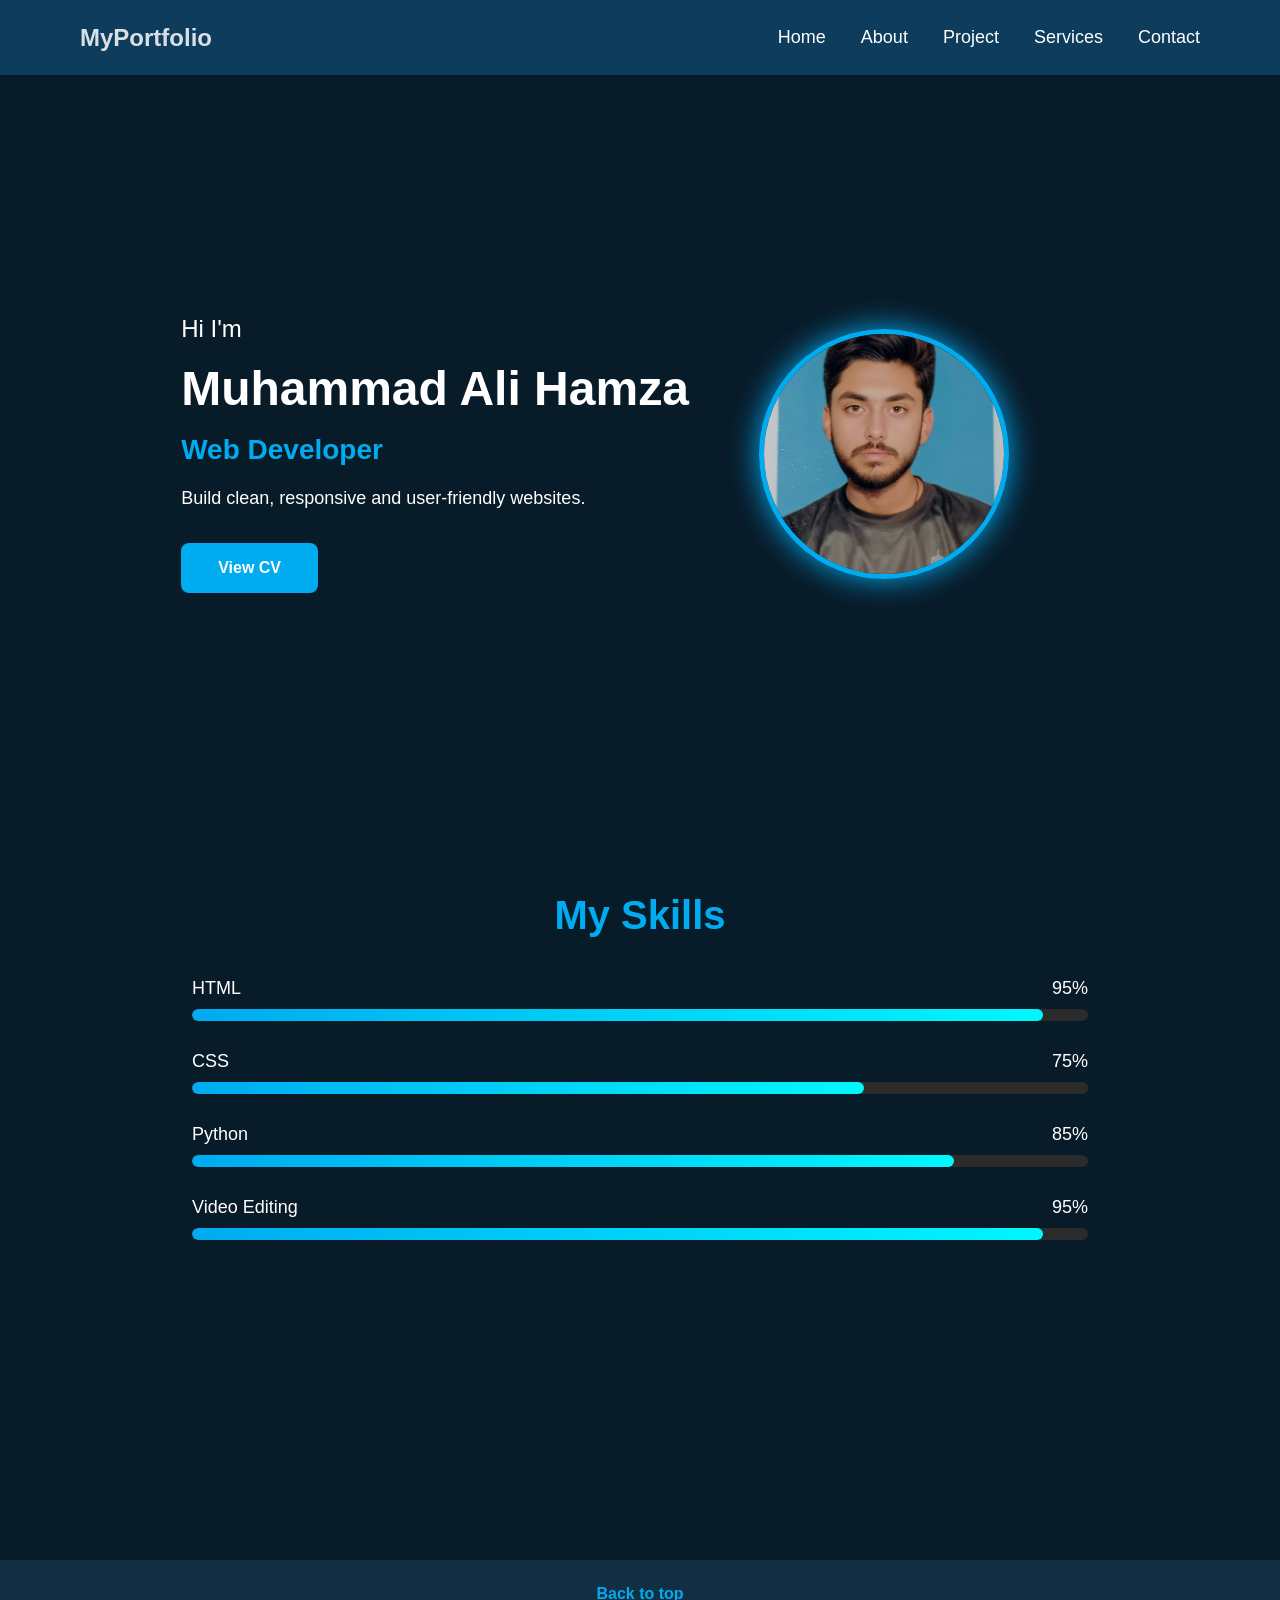
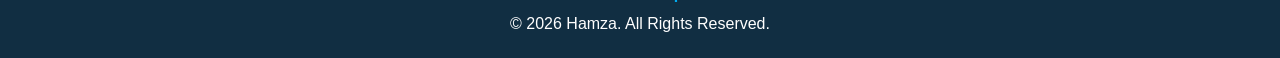
<file: index.html>
<html>

<head>
  <title>My Page</title>
</head>

<body>
  <h1>Hello World</h1>
  <p>This is a <strong>formatted</strong> page.</p>
</body>

</html>
<!doctype html>
<html lang="en">

<head>
  <meta charset="UTF-8" />
  <meta name="viewport" content="width=device-width, initial-scale=1.0" />
  <title>Home</title>
  <link rel="stylesheet" href="style.css" />
</head>

<body>
  <header id="nav-top">
    <nav class="nav-bar">
      <h1>MyPortfolio</h1>
      <a href="index.html">Home</a>
      <a href="new_about.html">About</a>
      <a href="new_projects.html">Project</a>
      <a href="services.html">Services</a>
      <a href="new_contactt.html">Contact</a>
    </nav>
  </header>
  <main>
    <main>

    <section class="hero">

        <section class="intro">
            <p>Hi I'm</p>
            <br>
            <p>Muhammad Ali Hamza</p>
            <br>
            <p>Web Developer</p>
            <br>
            <p>Build clean, responsive and user-friendly websites.</p>

            <div class="cv-btn">
                <a href="My_CV.pdf">View CV</a>
            </div>
        </section>

        <section id="home-pfp">
            <img src="mypic.jpeg" alt="Muhammad Ali Hamza">
        </section>

    </section>

    <section class="skills">

        <!-- Skills Here -->

    </section>

</main>
    <section class="skills" id="skills">

      <h2>My Skills</h2>

      <div class="skill">
        <div class="skill-info">
          <span>HTML</span>
          <span>95%</span>
        </div>
        <div class="progress">
          <div class="progress-bar html"></div>
        </div>
      </div>

      <div class="skill">
        <div class="skill-info">
          <span>CSS</span>
          <span>75%</span>
        </div>
        <div class="progress">
          <div class="progress-bar css"></div>
        </div>
      </div>

      <div class="skill">
        <div class="skill-info">
          <span>Python</span>
          <span>85%</span>
        </div>
        <div class="progress">
          <div class="progress-bar python"></div>
        </div>
      </div>

      <div class="skill">
        <div class="skill-info">
          <span>Video Editing</span>
          <span>95%</span>
        </div>
        <div class="progress">
          <div class="progress-bar video"></div>
        </div>
      </div>
    </section>
    </div>


    </section>
  </main>
  <footer>
    <div><a href="#home-pfp">Back to top</a></div>
    <p>© 2026 Hamza. All Rights Reserved.</p>
  </footer>
</body>

</html>
</file>
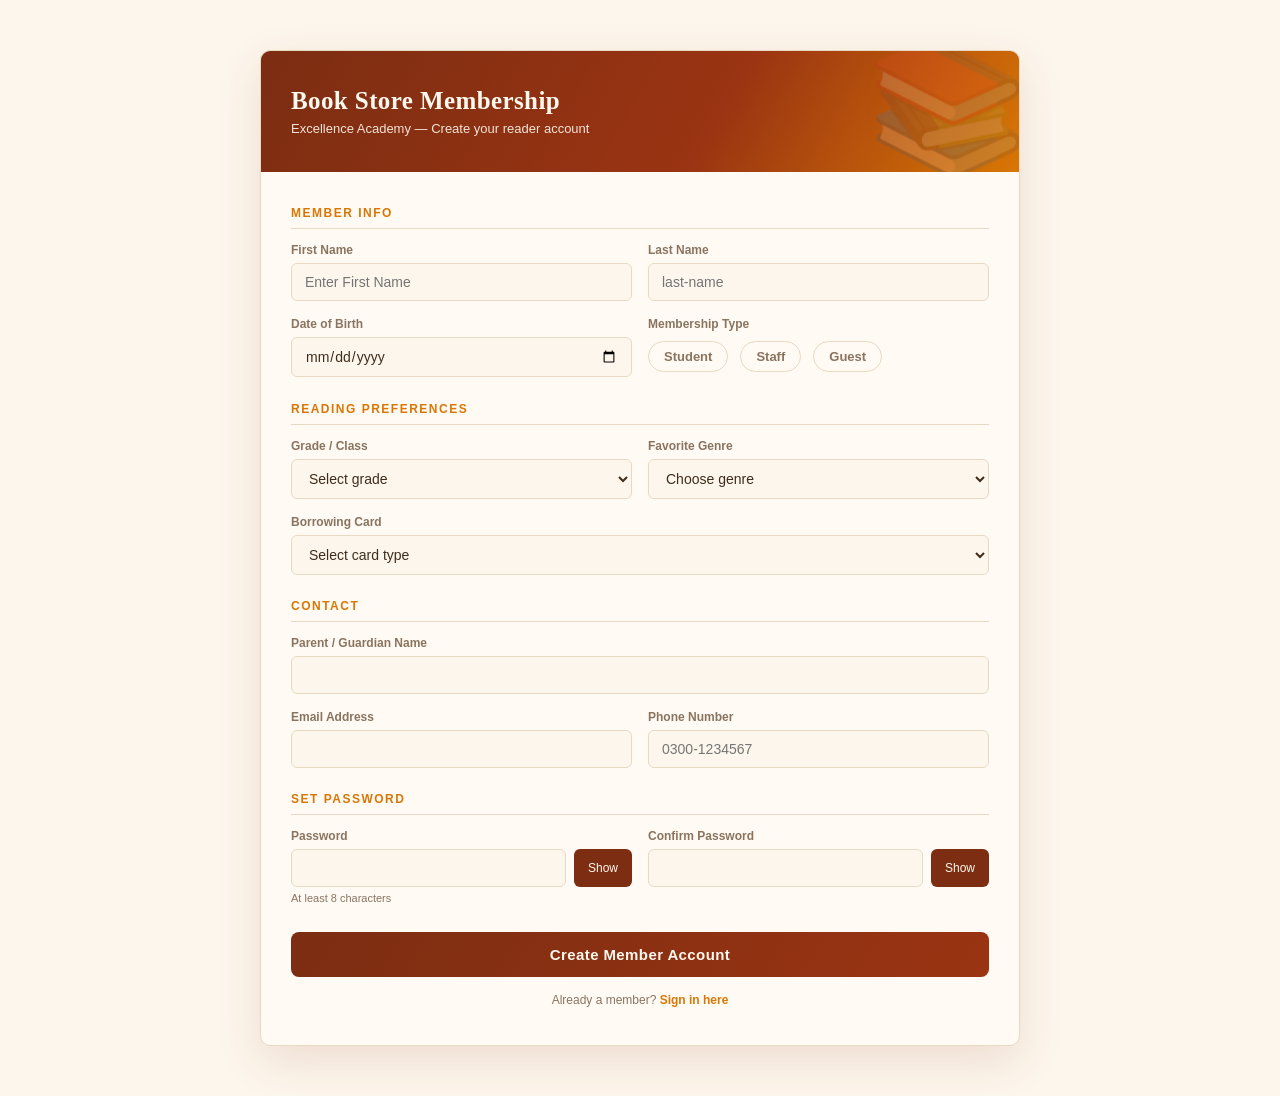
<file: books-registration.html>
<!doctype html>
<html lang="en">
  <head>
    <meta charset="UTF-8" />
    <meta name="viewport" content="width=device-width, initial-scale=1.0" />
    <title>Book Store - Member Registration</title>
    <style>
      :root {
        --maroon: #7c2d12;
        --gold: #d97706;
        --cream: #fdf6ec;
        --card: #fffaf3;
        --text-dark: #3f2d1c;
        --text-muted: #8a7460;
        --border: #e8d9c3;
      }
      * {
        box-sizing: border-box;
      }
      body {
        margin: 0;
        font-family: Georgia, "Times New Roman", serif;
        background: var(--cream);
        color: var(--text-dark);
        min-height: 100vh;
        display: flex;
        justify-content: center;
        padding: 50px 16px;
      }
      .wrap {
        width: 100%;
        max-width: 760px;
        background: var(--card);
        border-radius: 10px;
        overflow: hidden;
        box-shadow: 0 15px 45px rgba(124, 45, 18, 0.12);
        animation: rise 0.5s ease;
        border: 1px solid var(--border);
      }
      @keyframes rise {
        from {
          opacity: 0;
          transform: translateY(20px);
        }
        to {
          opacity: 1;
          transform: translateY(0);
        }
      }
      .banner {
        position: relative;
        padding: 36px 30px;
        background: linear-gradient(
          120deg,
          var(--maroon),
          #9a3412 60%,
          var(--gold)
        );
        color: #fff8ee;
        overflow: hidden;
      }
      .banner::before {
        content: "📚";
        position: absolute;
        font-size: 130px;
        opacity: 0.15;
        right: -10px;
        top: -20px;
      }
      .banner h1 {
        margin: 0;
        font-size: 25px;
        letter-spacing: 0.4px;
      }
      .banner p {
        margin: 6px 0 0;
        font-size: 13px;
        opacity: 0.9;
        font-family: "Segoe UI", sans-serif;
      }

      form {
        padding: 34px 30px 38px;
      }
      .section-title {
        font-size: 12px;
        text-transform: uppercase;
        letter-spacing: 1.5px;
        color: var(--gold);
        font-weight: 700;
        margin: 24px 0 14px;
        font-family: "Segoe UI", sans-serif;
        border-bottom: 1px solid var(--border);
        padding-bottom: 8px;
      }
      .section-title:first-of-type {
        margin-top: 0;
      }

      .grid {
        display: grid;
        grid-template-columns: 1fr 1fr;
        gap: 16px;
      }
      .full {
        grid-column: 1 / -1;
      }
      .field {
        display: flex;
        flex-direction: column;
      }
      label {
        font-size: 12px;
        color: var(--text-muted);
        margin-bottom: 6px;
        font-weight: 600;
        font-family: "Segoe UI", sans-serif;
      }
      input,
      select {
        background: var(--cream);
        border: 1px solid var(--border);
        border-radius: 6px;
        padding: 10px 13px;
        color: var(--text-dark);
        font-size: 14px;
        font-family: "Segoe UI", sans-serif;
        transition:
          border-color 0.25s ease,
          box-shadow 0.25s ease;
      }
      input:focus,
      select:focus {
        outline: none;
        border-color: var(--gold);
        box-shadow: 0 0 0 3px rgba(217, 119, 6, 0.15);
        background: #fff;
      }
      .radio-row {
        display: flex;
        gap: 12px;
        margin-top: 4px;
        flex-wrap: wrap;
        font-family: "Segoe UI", sans-serif;
      }
      .radio-pill {
        position: relative;
      }
      .radio-pill input {
        position: absolute;
        opacity: 0;
        width: 100%;
        height: 100%;
        cursor: pointer;
        margin: 0;
      }
      .radio-pill span {
        display: inline-block;
        padding: 7px 15px;
        border: 1px solid var(--border);
        border-radius: 999px;
        font-size: 13px;
        color: var(--text-muted);
        transition: all 0.25s ease;
      }
      .radio-pill input:checked + span {
        background: var(--maroon);
        border-color: var(--maroon);
        color: #fff;
        font-weight: 600;
      }
      .pw-row {
        display: flex;
        gap: 8px;
      }
      .pw-row input {
        flex: 1;
      }
      .eye-btn {
        background: var(--maroon);
        border: none;
        color: #fff8ee;
        border-radius: 6px;
        padding: 0 14px;
        cursor: pointer;
        font-size: 12px;
        font-family: "Segoe UI", sans-serif;
        transition: background 0.2s ease;
      }
      .eye-btn:hover {
        background: var(--gold);
      }
      .hint {
        font-size: 11px;
        color: var(--text-muted);
        margin-top: 5px;
        font-family: "Segoe UI", sans-serif;
      }

      .submit {
        margin-top: 28px;
        width: 100%;
        padding: 14px;
        border: none;
        border-radius: 8px;
        background: linear-gradient(120deg, var(--maroon), #9a3412);
        color: #fff8ee;
        font-weight: 700;
        font-size: 15px;
        letter-spacing: 0.4px;
        cursor: pointer;
        font-family: "Segoe UI", sans-serif;
        transition:
          transform 0.15s ease,
          box-shadow 0.25s ease;
      }
      .submit:hover {
        transform: translateY(-2px);
        box-shadow: 0 10px 24px rgba(124, 45, 18, 0.25);
      }
      .submit:active {
        transform: scale(0.98);
      }
      .foot-link {
        text-align: center;
        margin-top: 16px;
        font-size: 12px;
        color: var(--text-muted);
        font-family: "Segoe UI", sans-serif;
      }
      .foot-link a {
        color: var(--gold);
        text-decoration: none;
        font-weight: 700;
      }

      @media (max-width: 600px) {
        .grid {
          grid-template-columns: 1fr;
        }
        .full {
          grid-column: 1;
        }
        form {
          padding: 26px 20px 32px;
        }
        .banner {
          padding: 28px 20px;
        }
      }
    </style>
  </head>
  <body>
    <div class="wrap">
      <div class="banner">
        <h1>Book Store Membership</h1>
        <p>Excellence Academy — Create your reader account</p>
      </div>

      <form
        action="books-login.html"
        method="POST"
        target="_blank"
        onsubmit="return validatePasswords();"
      >
        <div class="section-title">Member Info</div>
        <div class="grid">
          <div class="field">
            <label for="first-name">First Name</label>
            <input type="text" id="first-name" name="first_name" placeholder="Enter First Name" required />
          </div>
          <div class="field">
            <label for="last-name">Last Name</label>
            <input type="text" placeholder="last-name" name="last_name" required />
          </div>
          <div class="field">
            <label for="dob">Date of Birth</label>
            <input type="date" id="dob" name="dob" required />
          </div>
          <div class="field">
            <label>Membership Type</label>
            <div class="radio-row">
              <label class="radio-pill"
                ><input
                  type="radio"
                  name="member_type"
                  value="student"
                  required
                /><span>Student</span></label
              >
              <label class="radio-pill"
                ><input type="radio" name="member_type" value="staff" /><span
                  >Staff</span
                ></label
              >
              <label class="radio-pill"
                ><input type="radio" name="member_type" value="guest" /><span
                  >Guest</span
                ></label
              >
            </div>
          </div>
        </div>

        <div class="section-title">Reading Preferences</div>
        <div class="grid">
          <div class="field">
            <label for="grade">Grade / Class</label>
            <select id="grade" name="grade" required>
              <option value="" disabled selected>Select grade</option>
              <option value="grade-9">Grade 9</option>
              <option value="grade-10">Grade 10</option>
              <option value="grade-11">Grade 11</option>
              <option value="grade-12">Grade 12</option>
            </select>
          </div>
          <div class="field">
            <label for="genre">Favorite Genre</label>
            <select id="genre" name="genre">
              <option value="" disabled selected>Choose genre</option>
              <option value="fiction">Fiction</option>
              <option value="science">Science</option>
              <option value="history">History</option>
              <option value="biography">Biography</option>
              <option value="poetry">Poetry</option>
            </select>
          </div>
          <div class="field full">
            <label for="card-type">Borrowing Card</label>
            <select id="card-type" name="card_type">
              <option value="" disabled selected>Select card type</option>
              <option value="standard">Standard (3 books / 2 weeks)</option>
              <option value="premium">Premium (6 books / 4 weeks)</option>
            </select>
          </div>
        </div>

        <div class="section-title">Contact</div>
        <div class="grid">
          <div class="field full">
            <label for="guardian">Parent / Guardian Name</label>
            <input type="text" id="guardian" name="guardian_name" required />
          </div>
          <div class="field">
            <label for="email">Email Address</label>
            <input type="email" id="email" name="email" required />
          </div>
          <div class="field">
            <label for="phone">Phone Number</label>
            <input
              type="tel"
              id="phone"
              name="phone"
              placeholder="0300-1234567"
              required
            />
          </div>
        </div>

        <div class="section-title">Set Password</div>
        <div class="grid">
          <div class="field">
            <label for="password">Password</label>
            <div class="pw-row">
              <input
                type="password"
                id="password"
                name="password"
                minlength="8"
                required
              />
              <button
                type="button"
                class="eye-btn"
                onclick="togglePw('password', this)"
              >
                Show
              </button>
            </div>
            <div class="hint">At least 8 characters</div>
          </div>
          <div class="field">
            <label for="confirm-password">Confirm Password</label>
            <div class="pw-row">
              <input
                type="password"
                id="confirm-password"
                name="confirm_password"
                required
              />
              <button
                type="button"
                class="eye-btn"
                onclick="togglePw('confirm-password', this)"
              >
                Show
              </button>
            </div>
          </div>
        </div>

        <button type="submit" class="submit">Create Member Account</button>
        <div class="foot-link">
          Already a member? <a href="books-login.html">Sign in here</a>
        </div>
      </form>
    </div>

    <script>
      function validatePasswords() {
        const p = document.getElementById("password").value;
        const c = document.getElementById("confirm-password").value;
        if (p !== c) {
          alert("Passwords do not match. Please check and try again.");
          return false;
        }
        return true;
      }
      function togglePw(id, btn) {
        const input = document.getElementById(id);
        if (input.type === "password") {
          input.type = "text";
          btn.textContent = "Hide";
        } else {
          input.type = "password";
          btn.textContent = "Show";
        }
      }
    </script>
  </body>
</html>
</file>
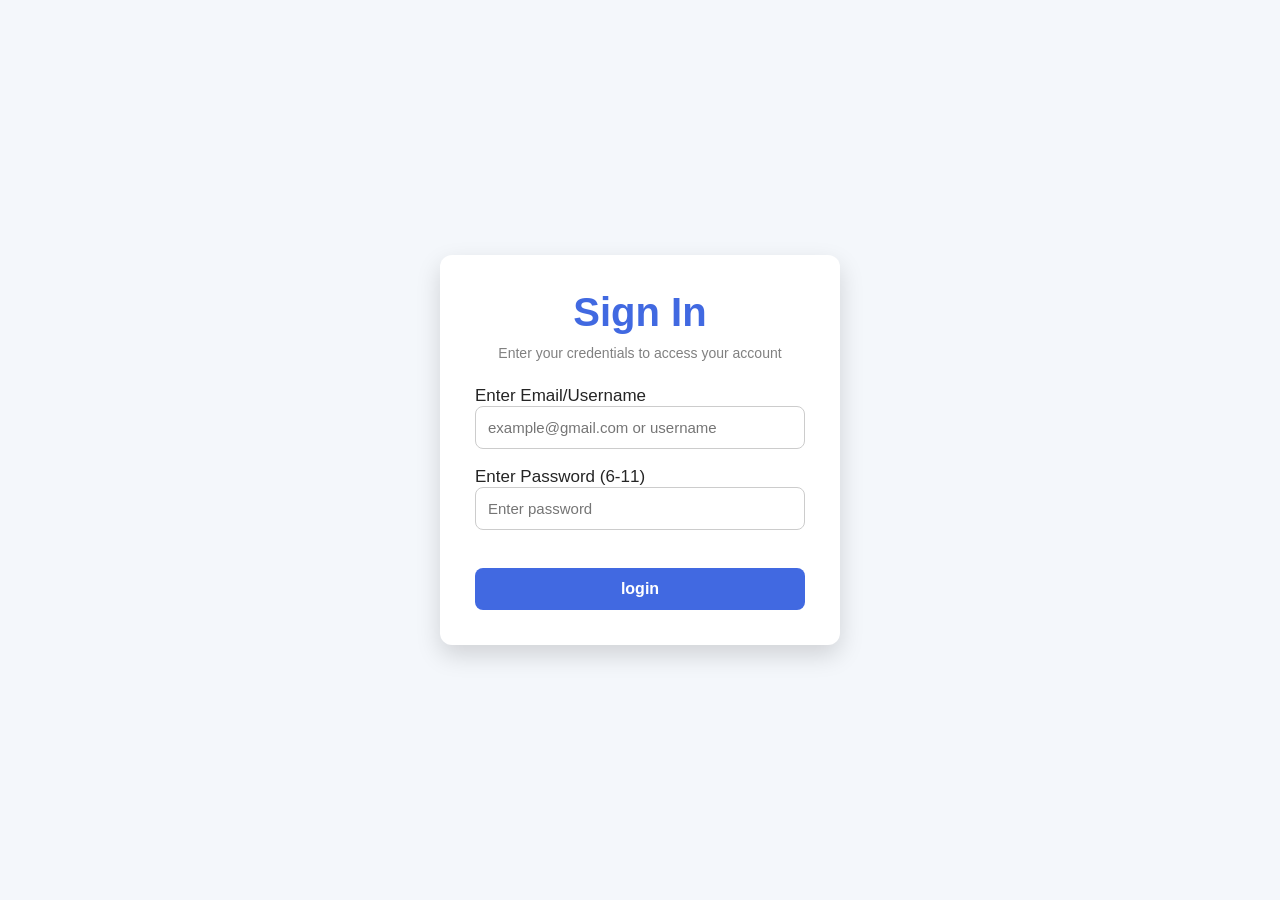
<file: login_form.html>
<!doctype html>
<html lang="en">
  <head>
    <meta charset="UTF-8" />
    <meta name="viewport" content="width=device-width, initial-scale=1.0" />
    <title>signup"></title>
    <link rel="stylesheet" href="logina_style.css" />
  </head>
  <body>
    <section>
      <div>
        <form action="action.php">
          <h2>Sign In</h2>
          <p>Enter your credentials to access your account</p>
          <label for="signin">Enter Email/Username</h5>
          <div>
            <input
              type="text"
              id="signin"
              placeholder="example@gmail.com or username"
              name="email"
              required
            />
          </div>
          <label for="password">Enter Password (6-11)
          <div>
            <input
              type="password"
              placeholder="Enter password"
              name="password"
              minlength="6"
              maxlength="11"
              required
            />
          </div>
          <br />
          <div></label>
            <button type="submit">login</button>
          </div>
        </form>
      </div>
    </section>
  </body>
</html>
</file>
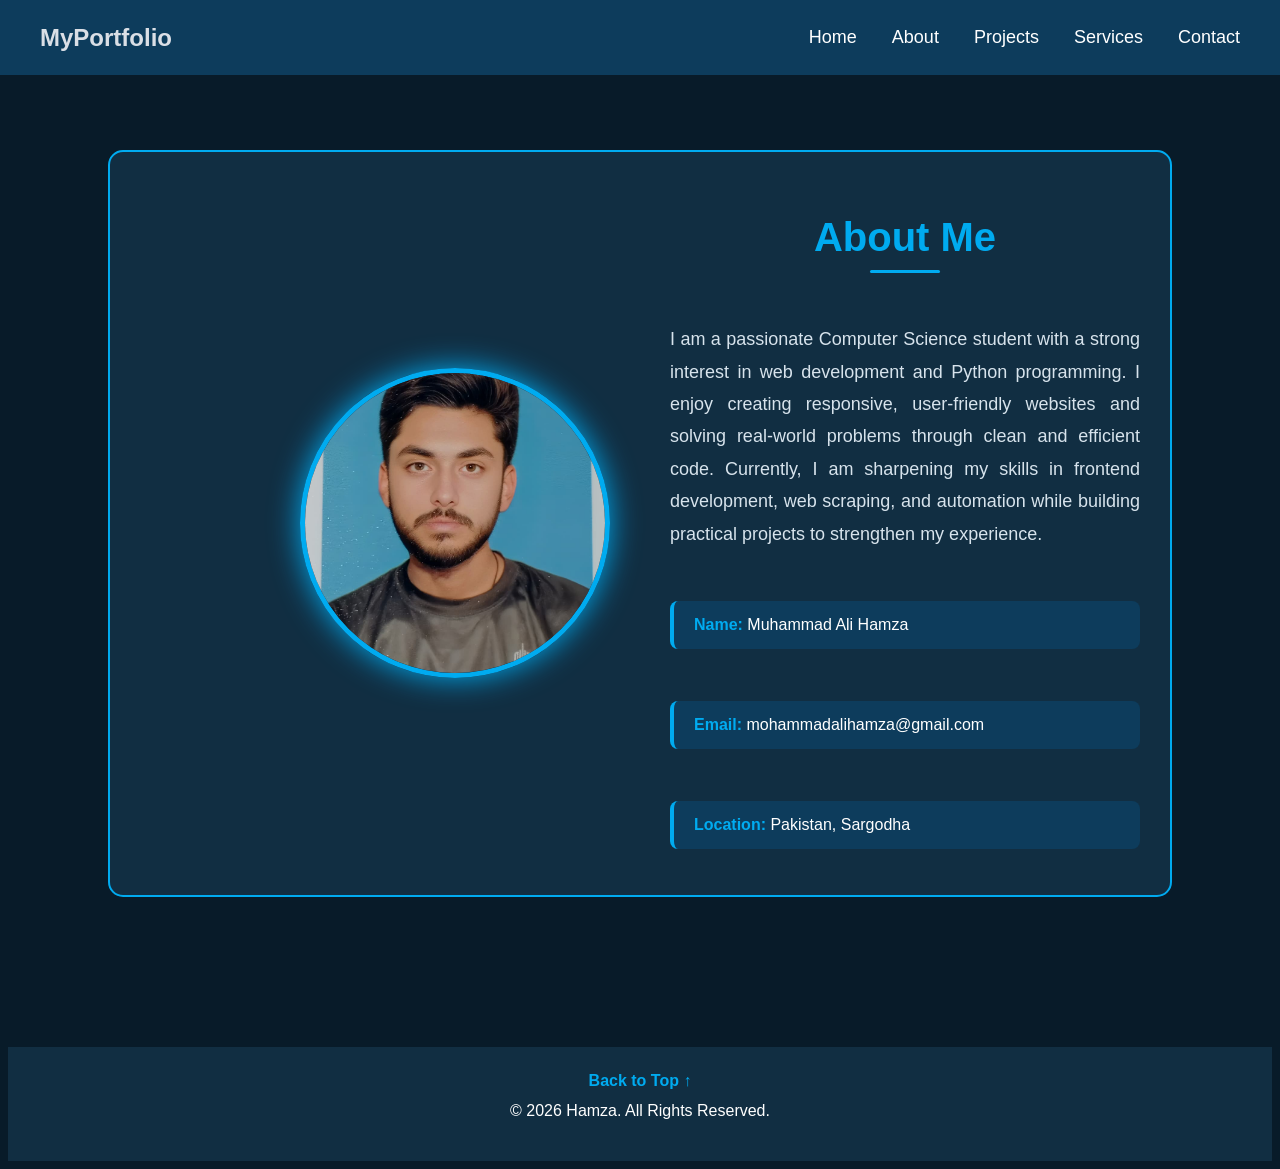
<file: new_about.html>
<!doctype html>
<html lang="en">
  <head>
    <meta charset="UTF-8" />
    <meta name="viewport" content="width=device-width, initial-scale=1.0" />
    <title>About</title>
    <link rel="stylesheet" href="about.css" />
  </head>
  <body>
    <header id="nav-top">
      <nav class="nav-bar">
        <h1>MyPortfolio</h1>
        <a id="about-home" href="index.html">Home</a>
        <a href="new_about.html">About</a>
        <a href="new_projects.html">Projects</a>
        <a href="services.html">Services</a>
        <a href="new_contactt.html">Contact</a>
      </nav>
    </header>

    <main>
      <section id="about">
        <div class="about-container">
          <div id="about-pfp">
            <img src="mypic.jpeg" alt="Muhammad Ali Hamza" />
          </div>

          <div class="about-content">
            <h1>About Me</h1>

            <p class="about-text">
              I am a passionate Computer Science student with a strong interest
              in web development and Python programming. I enjoy creating
              responsive, user-friendly websites and solving real-world problems
              through clean and efficient code. Currently, I am sharpening my
              skills in frontend development, web scraping, and automation while
              building practical projects to strengthen my experience.
            </p>

            <div class="about-info">
              <p><span>Name:</span> Muhammad Ali Hamza</p>
              <p><span>Email:</span> mohammadalihamza@gmail.com</p>
              <p><span>Location:</span> Pakistan, Sargodha</p>
            </div>
          </div>
        </div>
      </section>
    </main>

    <footer class="footer">
      <a href="#about-pfp">Back to Top ↑</a>
      <p>© 2026 Hamza. All Rights Reserved.</p>
    </footer>
  </body>
</html>
</file>
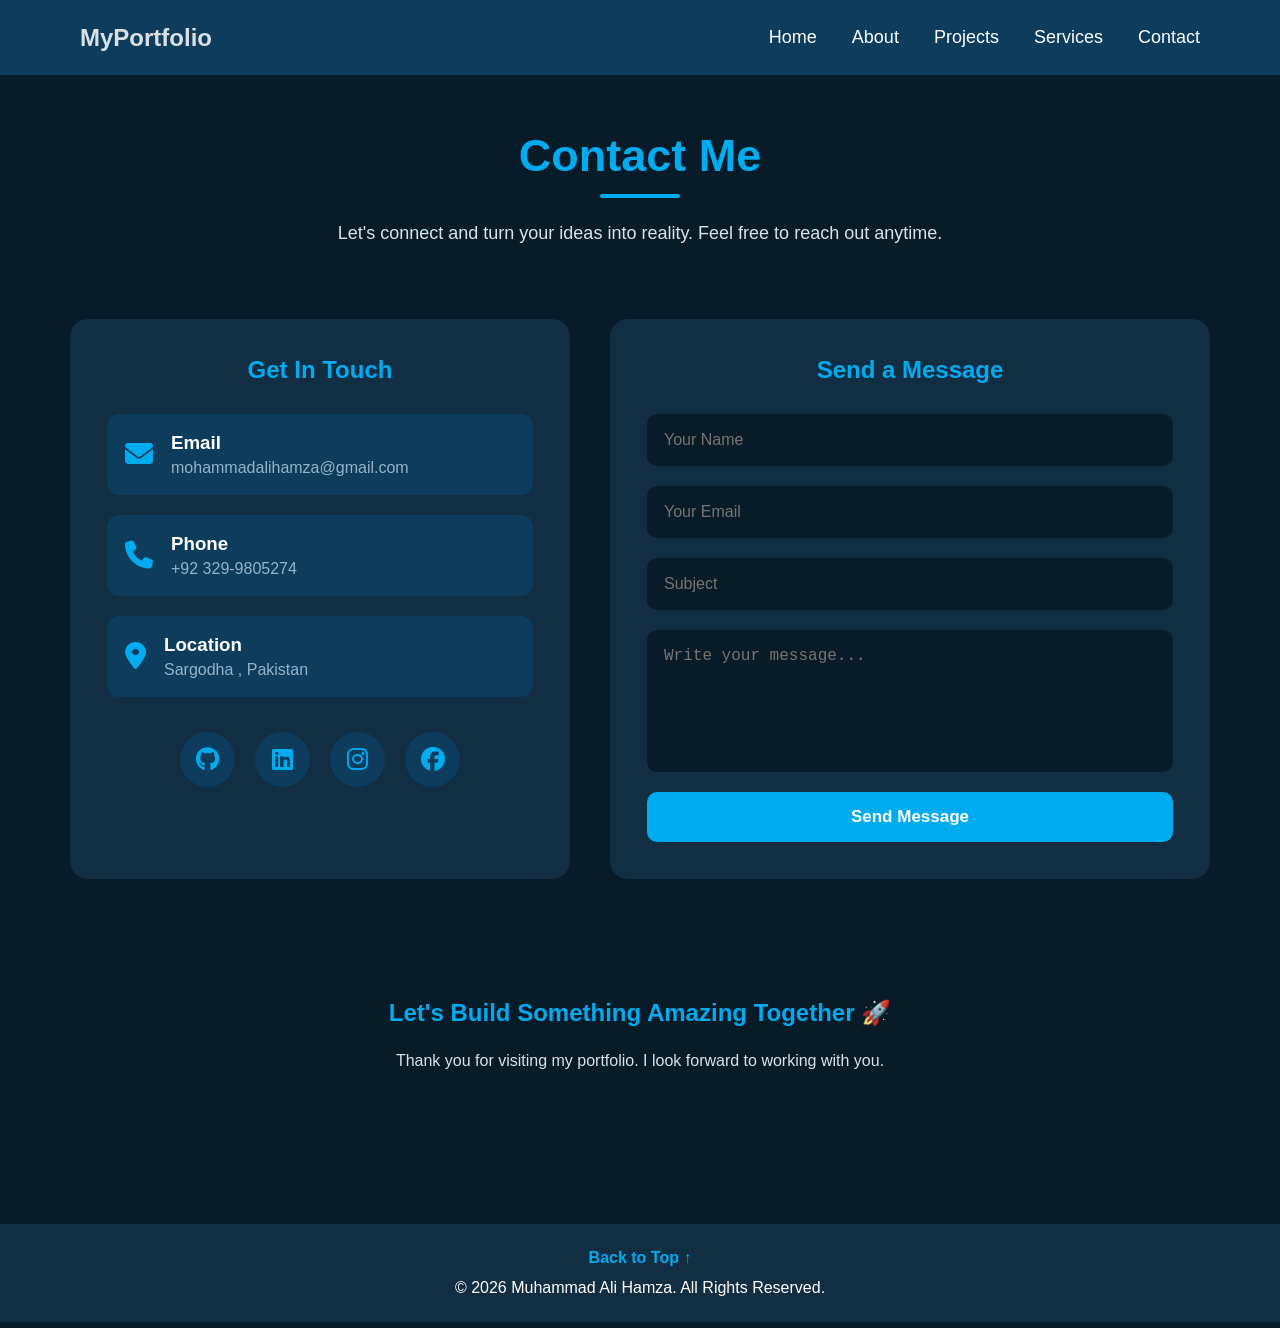
<file: new_contactt.html>
<!doctype html>
    <html lang="en">
      <head>
        <meta charset="UTF-8" />
        <meta name="viewport" content="width=device-width, initial-scale=1.0" />
        <title>Contact</title>

        <link rel="stylesheet" href="contact.css" />

        <!-- Font Awesome -->
        <link
          rel="stylesheet"
          href="https://cdnjs.cloudflare.com/ajax/libs/font-awesome/6.7.2/css/all.min.css"
        />
      </head>

      <body>
        <!-- ================= Header ================= -->

        <header id="nav-top">
          <nav class="nav-bar">
            <h1>MyPortfolio</h1>

            <a href="index.html">Home</a>
            <a href="new_about.html">About</a>
            <a href="new_projects.html">Projects</a>
            <a href="services.html">Services</a>
            <a href="new_contactt.html">Contact</a>
          </nav>
        </header>

        <!-- ================= Main ================= -->

        <main>
          <!-- Heading -->

          <section class="contact-heading">
            <h1 id="contact-top">Contact Me</h1>

            <p>
              Let's connect and turn your ideas into reality. Feel free to reach
              out anytime.
            </p>
          </section>

          <!-- Contact Section -->

          <section class="contact-container">
            <!-- Left Side -->

            <div class="contact-info">
              <h2>Get In Touch</h2>

              <div class="info-box">
                <i class="fa-solid fa-envelope"></i>

                <div>
                  <h3>Email</h3>
                  <a href="mailto:mohammadalihamza@gmail.com"><span>mohammadalihamza@gmail.com</span></a>
                </div>
              </div>

              <div class="info-box">
                <i class="fa-solid fa-phone"></i>

                <div>
                  <h3>Phone</h3>
                  <a href="https://wa.me/qr/OGZF7WLATDPKA1">+92 329-9805274</a>
                </div>
              </div>

              <div class="info-box">
                <i class="fa-solid fa-location-dot"></i>

                <div>
                  <h3>Location</h3>
                  <a href="https://maps.app.goo.gl/Y18V7QSdTU6Tg9HV7">Sargodha , Pakistan</a>
                </div>
              </div>

              <!-- Social Media -->

              <div class="social-links">
                <a href="https://github.com/malihamza56 " aria-label="GitHub">
                  <i class="fa-brands fa-github"></i>
                </a>

                <a href="https://www.linkedin.com/in/ali-hamza-b626763b9?utm_source=share_via&utm_content=profile&utm_medium=member_android" aria-label="LinkedIn">

                  <i class="fa-brands fa-linkedin"></i>
                </a>

                <a href="https://www.instagram.com/khanzestixs_56?igsh=MXFmZWFoMG95bWNuYg==" aria-label="Instagram">
                  <i class="fa-brands fa-instagram"></i>
                </a>

                <a href="https://www.facebook.com/share/1JgfzBJVUA/" aria-label="Facebook">
                  <i class="fa-brands fa-facebook"></i>
                </a>
              </div>
            </div>

            <!-- Right Side -->

            <div class="contact-form">
              <h2>Send a Message</h2>

              <form>
                <input type="text" placeholder="Your Name" required />

                <input type="email" placeholder="Your Email" required />

                <input type="text" placeholder="Subject" />

                <textarea
                  rows="6"
                  placeholder="Write your message..."
                ></textarea>

                <button type="submit">Send Message</button>
              </form>
            </div>
          </section>

          <!-- Bottom Section -->

          <section class="thank-you">
            <h2>Let's Build Something Amazing Together 🚀</h2>

            <p>
              Thank you for visiting my portfolio. I look forward to working
              with you.
            </p>
          </section>
        </main>

        <!-- ================= Footer ================= -->

        <footer>
          <a href="#contact-top"> Back to Top ↑ </a>

          <p>© 2026 Muhammad Ali Hamza. All Rights Reserved.</p>
        </footer>
      </body>
    </html>
  </body>
</html>
</file>
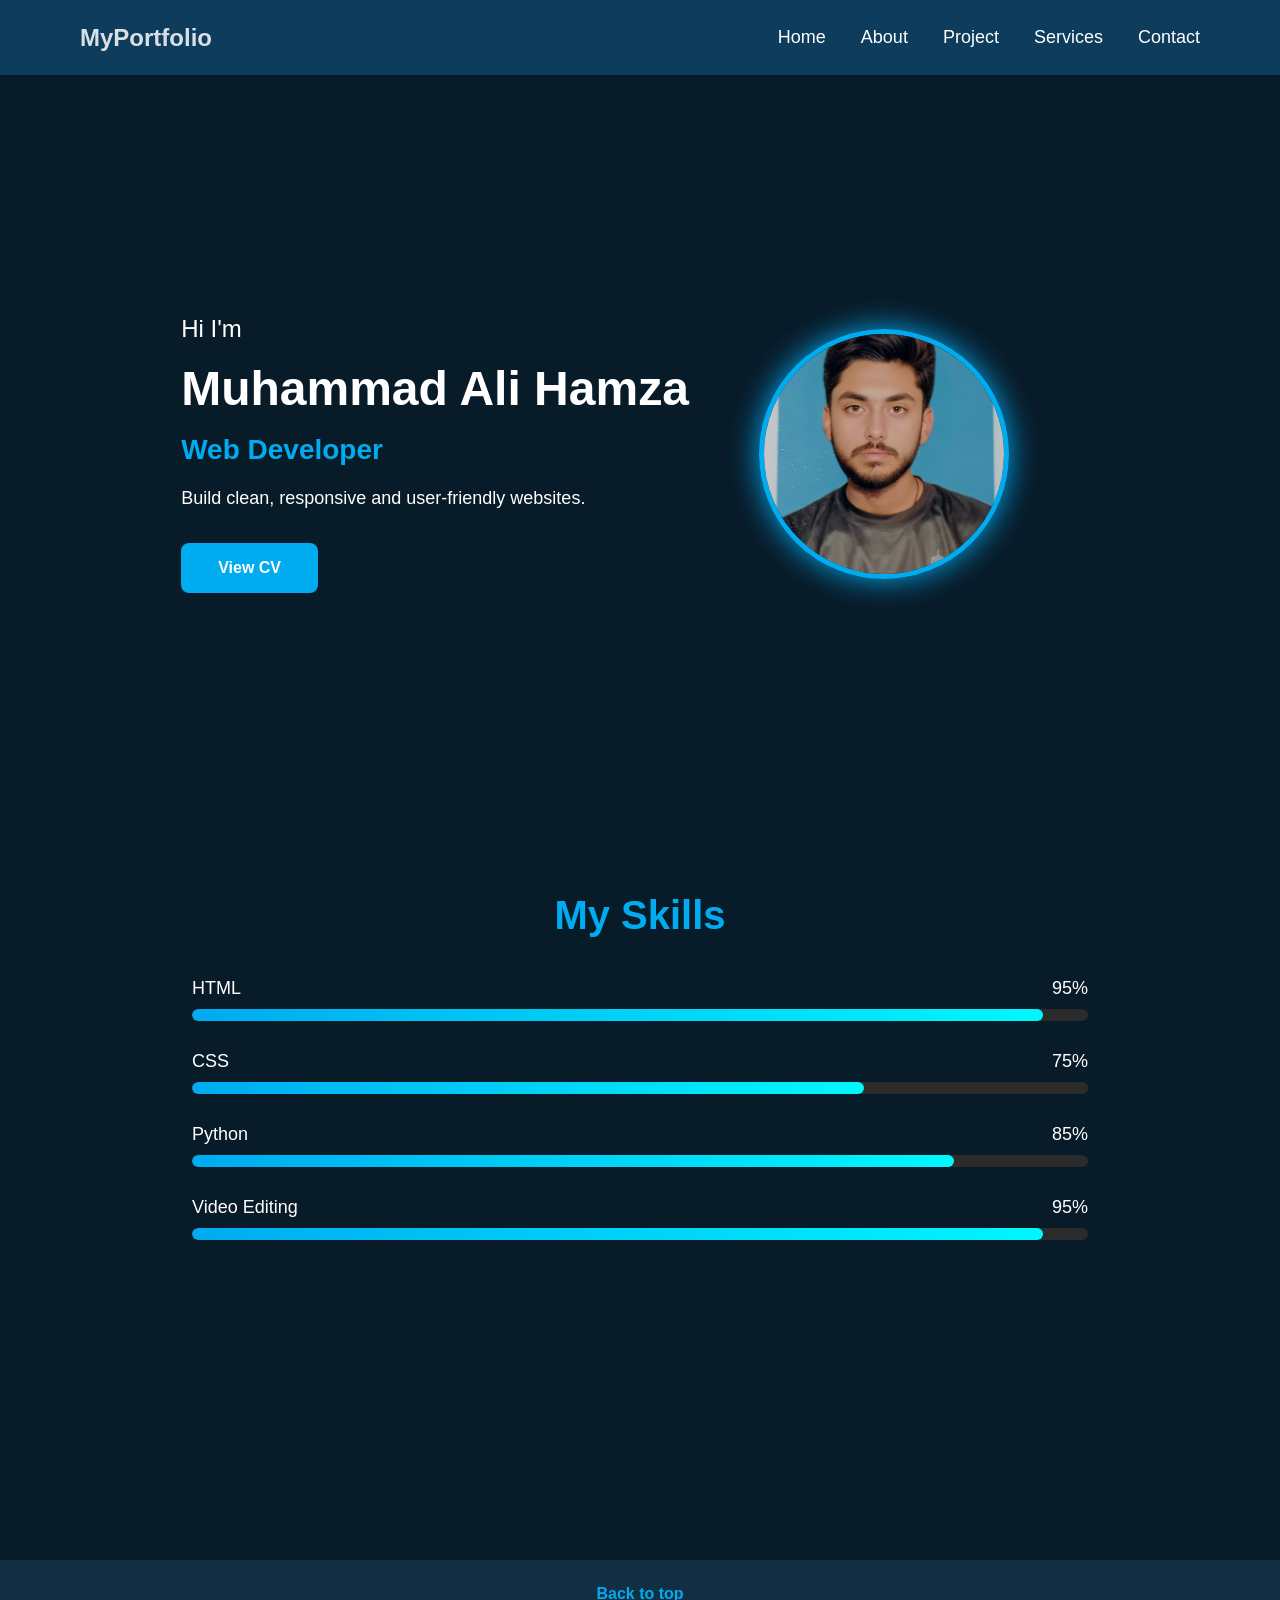
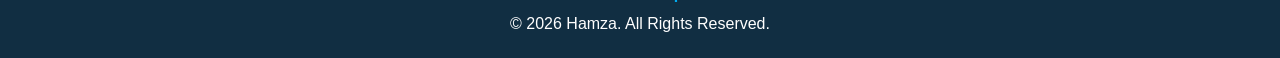
<file: new_index.html>
<html>

<head>
  <title>My Page</title>
</head>

<body>
  <h1>Hello World</h1>
  <p>This is a <strong>formatted</strong> page.</p>
</body>

</html>
<!doctype html>
<html lang="en">

<head>
  <meta charset="UTF-8" />
  <meta name="viewport" content="width=device-width, initial-scale=1.0" />
  <title>Home</title>
  <link rel="stylesheet" href="style.css" />
</head>

<body>
  <header id="nav-top">
    <nav class="nav-bar">
      <h1>MyPortfolio</h1>
      <a href="new_index.html">Home</a>
      <a href="new_about.html">About</a>
      <a href="new_projects.html">Project</a>
      <a href="services.html">Services</a>
      <a href="new_contactt.html">Contact</a>
    </nav>
  </header>
  <main>
    <main>

    <section class="hero">

        <section class="intro">
            <p>Hi I'm</p>
            <br>
            <p>Muhammad Ali Hamza</p>
            <br>
            <p>Web Developer</p>
            <br>
            <p>Build clean, responsive and user-friendly websites.</p>

            <div class="cv-btn">
                <a href="My_CV.pdf">View CV</a>
            </div>
        </section>

        <section id="home-pfp">
            <img src="mypic.jpeg" alt="Muhammad Ali Hamza">
        </section>

    </section>

    <section class="skills">

        <!-- Skills Here -->

    </section>

</main>
    <section class="skills" id="skills">

      <h2>My Skills</h2>

      <div class="skill">
        <div class="skill-info">
          <span>HTML</span>
          <span>95%</span>
        </div>
        <div class="progress">
          <div class="progress-bar html"></div>
        </div>
      </div>

      <div class="skill">
        <div class="skill-info">
          <span>CSS</span>
          <span>75%</span>
        </div>
        <div class="progress">
          <div class="progress-bar css"></div>
        </div>
      </div>

      <div class="skill">
        <div class="skill-info">
          <span>Python</span>
          <span>85%</span>
        </div>
        <div class="progress">
          <div class="progress-bar python"></div>
        </div>
      </div>

      <div class="skill">
        <div class="skill-info">
          <span>Video Editing</span>
          <span>95%</span>
        </div>
        <div class="progress">
          <div class="progress-bar video"></div>
        </div>
      </div>
    </section>
    </div>


    </section>
  </main>
  <footer>
    <div><a href="#home-pfp">Back to top</a></div>
    <p>© 2026 Hamza. All Rights Reserved.</p>
  </footer>
</body>

</html>
</file>
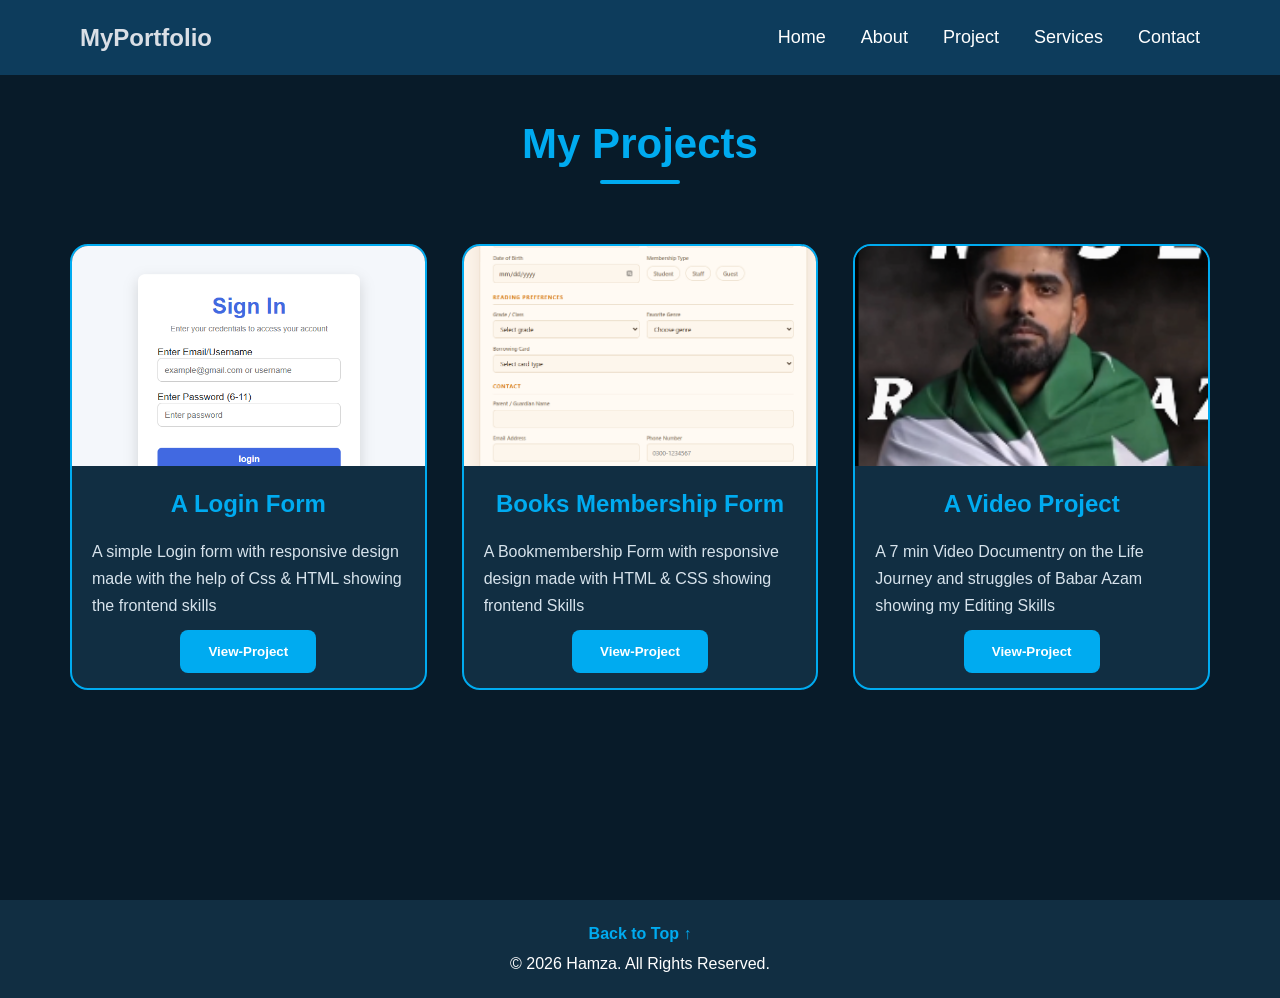
<file: new_projects.html>
<!doctype html>
<html lang="en">
  <head>
    <meta charset="UTF-8" />
    <meta name="viewport" content="width=device-width, initial-scale=1.0" />
    <title>projects</title>
    <link rel="stylesheet" href="project.css" />
  </head>
  <body>
    <header id="nav-top">
      <nav class="nav-bar">
        <h1>MyPortfolio</h1>
        <a href="index.html">Home</a>
        <a href="new_about.html">About</a>
        <a href="new_projects.html">Project</a>
        <a href="services.html">Services</a>
        <a href="new_contactt.html">Contact</a>
      </nav>
    </header>
    <main>
      <h1 id="project-top">My Projects</h1>
      <section class="project-window">
        <div id="proj-1">
          <img src="login.png" alt="project image" />
          <h3>A Login Form</h3>
          <p>
            A simple Login form with responsive design made with the help of Css & HTML showing the
            frontend skills
          </p>
          <div class="show-button">
            <button>
              <a href="login_form.html">View-Project</a>
            </button>
          </div>
        </div>

        <div id="proj-2">
          <img src="bookshop.png" alt="project image" />
          <h3>Books Membership Form</h3>
          <p>
            A Bookmembership Form with responsive design made with HTML & CSS
            showing frontend Skills
          </p>
          <div class="show-button">
            <button><a href="books-registration.html">View-Project</a></button>
          </div>
        </div>

        <div id="proj-3">
          <img src="VideoProject.png" alt="project-image" />
          <h3>A Video Project</h3>
          <p>
            A 7 min Video Documentry on the Life Journey and struggles of Babar
            Azam showing my Editing Skills
          </p>
          <div class="show-button">
            <button>
              <a
                href="https://www.tiktok.com/@ex_hamxa/video/7542597180339522822?is_from_webapp=1&sender_device=pc"
                >View-Project</a
              >
            </button>
          </div>
        </div>
      </section>
    </main>
    <footer class="footer">
      <a href="#project-top">Back to Top ↑</a>
      <p>© 2026 Hamza. All Rights Reserved.</p>
    </footer>
  </body>
</html>
</file>
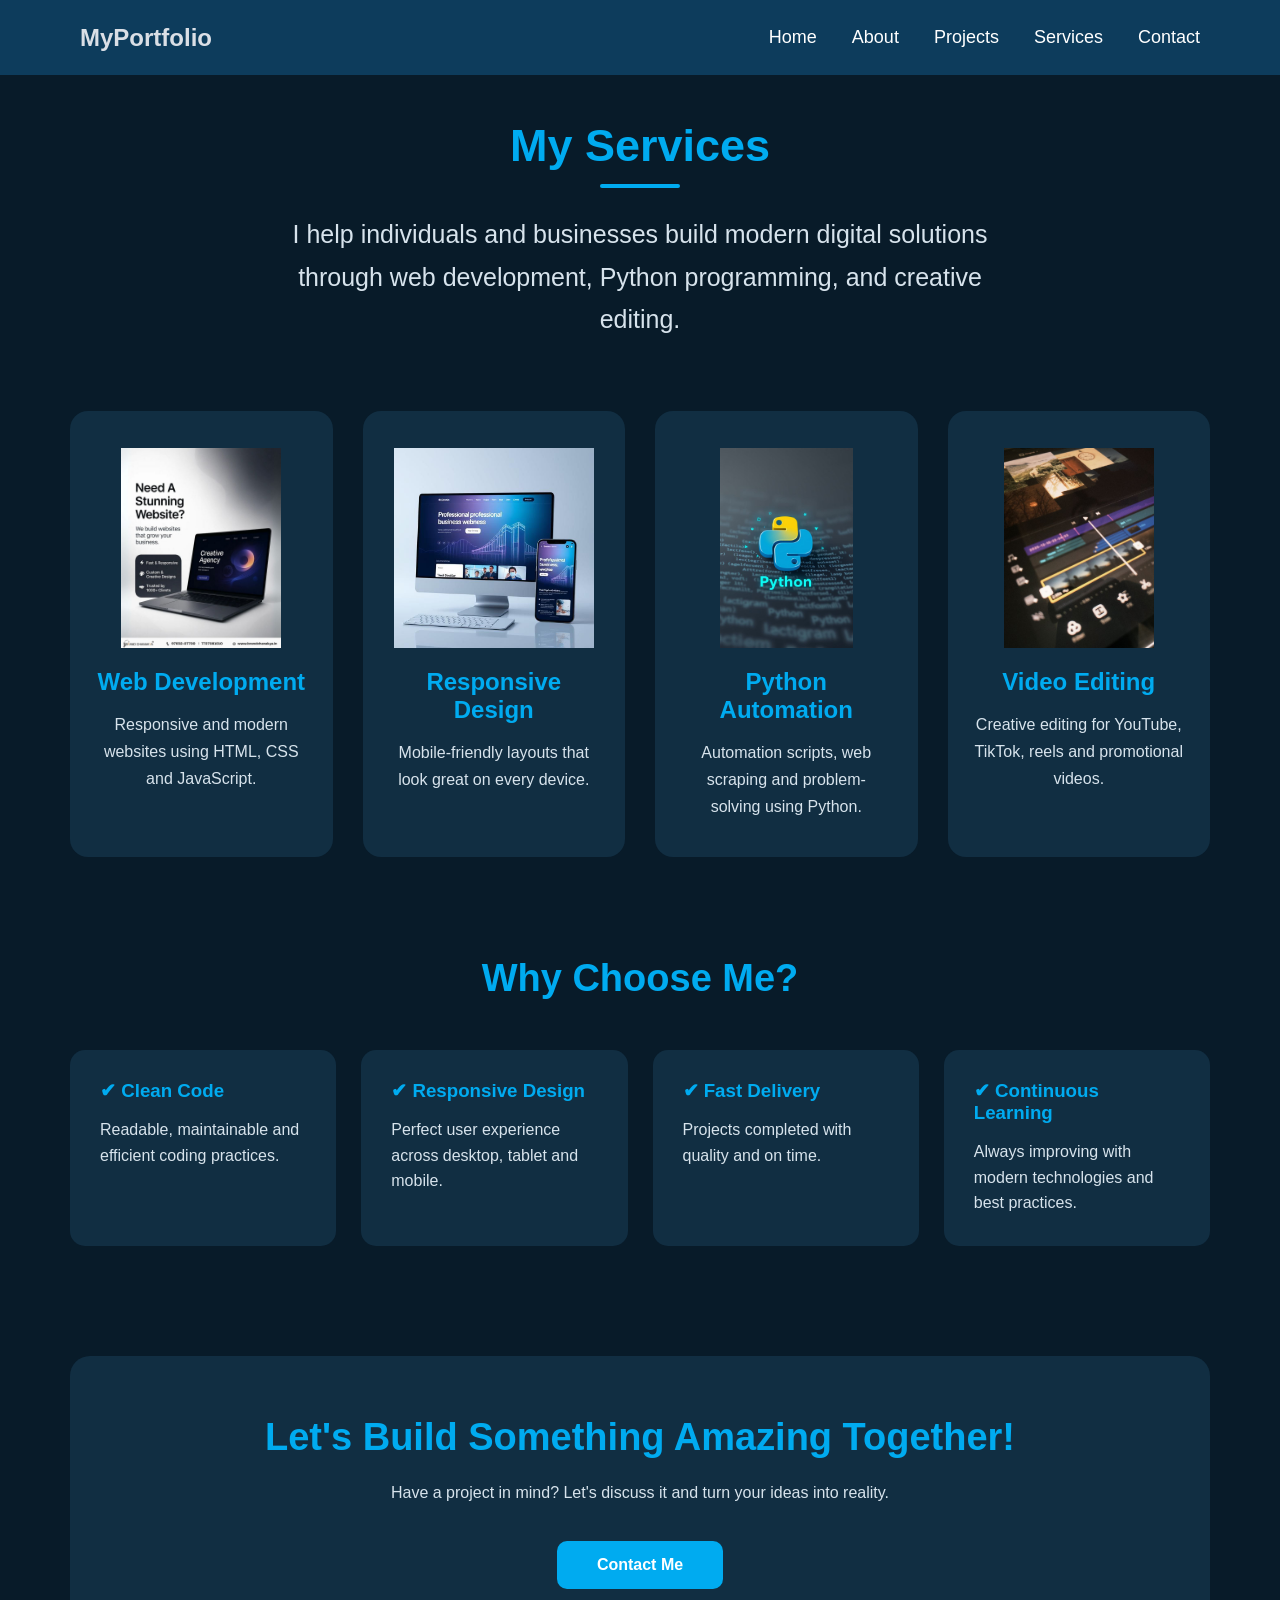
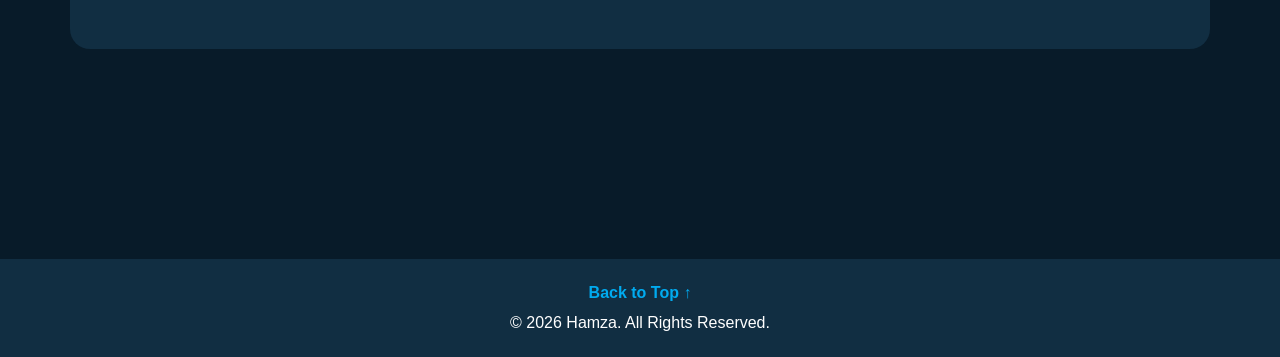
<file: services.html>
</html>
<!doctype html>
<html lang="en">

<head>
  <meta charset="UTF-8" />
  <meta name="viewport" content="width=device-width, initial-scale=1.0" />
  <title>services</title>
  <link rel="stylesheet" href="services.css" />

</head>

<body>
  <header id="nav-top">
    <nav class="nav-bar">
      <h1>MyPortfolio</h1>
      <a href="index.html">Home</a>
      <a href="new_about.html">About</a>
      <a href="new_projects.html">Projects</a>
      <a href="services.html">Services</a>
      <a href="new_contactt.html">Contact</a>
    </nav>
  </header>
  <main>
    <section class="services-heading">
      <h1 id="service-top">My Services</h1>
      <p>
        I help individuals and businesses build modern digital solutions
        through web development, Python programming, and creative
        editing.
      </p>
    </section>
    <section class="services-container">
      <div class="service-card">
        <img src="web_dev.png" alt="Web Development" />

        <h2>Web Development</h2>

        <p>
          Responsive and modern websites using HTML, CSS and JavaScript.
        </p>
      </div>

      <div class="service-card">
        <img src="responsive.png" alt="Responsive Design" />

        <h2>Responsive Design</h2>

        <p>Mobile-friendly layouts that look great on every device.</p>
      </div>

      <div class="service-card">
        <img src="python.png" alt="Python" />

        <h2>Python Automation</h2>

        <p>
          Automation scripts, web scraping and problem-solving using
          Python.
        </p>
      </div>

      <div class="service-card">
        <img src="video_editing.png" alt="Video Editing" />

        <h2>Video Editing</h2>

        <p>
          Creative editing for YouTube, TikTok, reels and promotional
          videos.
        </p>
      </div>
    </section>
    <section class="why-me">
      <h2>Why Choose Me?</h2>

      <div class="features">
        <div class="feature">
          <h3>✔ Clean Code</h3>
          <p>Readable, maintainable and efficient coding practices.</p>
        </div>

        <div class="feature">
          <h3>✔ Responsive Design</h3>
          <p>
            Perfect user experience across desktop, tablet and mobile.
          </p>
        </div>

        <div class="feature">
          <h3>✔ Fast Delivery</h3>
          <p>Projects completed with quality and on time.</p>
        </div>
        <div class="feature">
          <h3>✔ Continuous Learning</h3>
          <p>
            Always improving with modern technologies and best
            practices.
          </p>
        </div>
      </div>
    </section>
    <section class="cta">
      <h2>Let's Build Something Amazing Together!</h2>
      <p>
        Have a project in mind? Let's discuss it and turn your ideas
        into reality.
      </p>
      <a href="new_contactt.html" class="contact-btn"> Contact Me </a>
    </section>
  </main>
  <footer class="footer">
    <a href="#service-top">Back to Top ↑</a>
    <p>© 2026 Hamza. All Rights Reserved.</p>
  </footer>
  </main>
</body>

</html>
</file>
<file: style.css>
/* Reset */

* {
  margin: 0;
  padding: 0;
  box-sizing: border-box;
}
main {
  opacity: 0;
  transform: translateY(40px);
  animation: slideUp 1s ease forwards;
}

@keyframes slideUp {
  0% {
    opacity: 0;
    transform: translateY(40px);
  }

  100% {
    opacity: 1;
    transform: translateY(0);
  }
}

/* Body */

body {
  font-family: Arial, Helvetica, sans-serif;
  background: #081b29;
  color: white;
}

/* Header */

header {
  width: 100%;
  background: #0d3c5c;
  position: fixed;
  top: 0;
  left: 0;
  z-index: 100;
}

.nav-bar {
  max-width: 1200px;
  height: 75px;
  margin: auto;
  display: flex;
  align-items: center;
  gap: 35px;
  padding: 0 40px;
}

.nav-bar h1 {
  margin-right: auto;
  color: #dadfe6;
  cursor: pointer;
}

.nav-bar a {
  text-decoration: none;
  color: white;
  font-size: 18px;
  transition: 0.3s;
  position: relative; /* Add this */
}

.nav-bar a::after {
  content: "";
  position: absolute;
  left: 0;
  bottom: -5px;
  width: 0;
  height: 2px;
  background: #01e1ff;
  transition: width 0.3s ease;
}

.nav-bar a:hover {
  color: #01e1ff;
}

.nav-bar a:hover::after {
  width: 100%;
}

/* Main */

main {
  max-width: 1200px;
  margin: auto;
  padding: 130px 40px 60px;

  display: flex;
  align-items: center;
  justify-content: space-between;
  flex-wrap: wrap;
}

/* Intro */

.intro {
  flex: 1;
  min-width: 350px;
}

.intro p:nth-child(1) {
  font-size: 24px;
}

.intro p:nth-child(3) {
  font-size: 48px;
  font-weight: bold;
}

.intro p:nth-child(5) {
  color: #00abf0;
  font-size: 28px;
  font-weight: bold;
}

.intro p:nth-child(7) {
  font-size: 18px;
  max-width: 500px;
  line-height: 1.6;
}

/* Button */

.cv-btn {
  margin-top: 30px;
}

.cv-btn a {
  display: inline-block;
  text-decoration: none;
  background: #00abf0;
  color: white;
  padding: 14px 35px;
  border: 2px solid #00abf0;
  border-radius: 8px;
  font-weight: bold;
  transition: all 0.3s ease;
}

.cv-btn a:hover {
  background: transparent;
  color: #00abf0;
  transform: scale(1);
  box-shadow: 0 0 20px rgba(0, 171, 240, 0.6);
}
.cv-btn a:active {
  transform: scale(0.96);
}

/* Profile Image */

.pfp {
  flex: 1;
  display: flex;
  justify-content: center;
  min-width: 300px;
}

#home-pfp img {
  width: 250px;
  height: 250px;
  border-radius: 50%;
  object-fit: cover;
  margin-right: 90px;
  border: 5px solid #00abf0;
  box-shadow: 0 0 30px #00abf0;
  transition: 0.4s ease;
}

#home-pfp img:hover {
  transform: scale(1.08);
  box-shadow: 0 0 50px #00abf0;
}
/* SKILLS */
.skills {
  width: 80%;
  margin: 80px auto;
  color: white;
}

.skills h2 {
  text-align: center;
  font-size: 40px;
  margin-bottom: 40px;
  color: #00abf0;
}

.skill {
  margin-bottom: 30px;
}

.skill-info {
  display: flex;
  justify-content: space-between;
  margin-bottom: 10px;
  font-size: 18px;
}

.progress {
  width: 100%;
  height: 12px;
  background: #2b2b2b;
  border-radius: 30px;
  overflow: hidden;
}

.progress-bar {
  height: 100%;
  width: 0;
  border-radius: 30px;
  background: linear-gradient(90deg, #00abf0, #00f7ff);
  animation: fillBar 2s forwards;
}

/* Individual widths */
.html {
  --width: 95%;
}

.css {
  --width: 75%;
}

.python {
  --width: 85%;
}

.video {
  --width: 95%;
}

@keyframes fillBar {
  from {
    width: 0;
  }
  to {
    width: var(--width);
  }
}
.hero{
    display:flex;
    justify-content:space-between;
    align-items:center;
    gap:70px;
}
/* ================= Mobile Responsive ================= */

@media (max-width: 768px) {

  /* Header */

  .nav-bar {
    height: auto;
    padding: 18px 20px;
    gap: 18px;
    flex-wrap: wrap;
    justify-content: center;
  }

  .nav-bar h1 {
    width: 100%;
    margin-right: 0;
    text-align: center;
    margin-bottom: 10px;
    font-size: 28px;
  }

  .nav-bar a {
    font-size: 16px;
  }

  /* Main */

  main {
    max-width: 100%;
    padding: 140px 20px 40px;
  }

  /* Hero Section */

  .hero {
    display: flex;
    flex-direction: column-reverse;
    align-items: center;
    text-align: center;
    gap: 40px;
  }

  /* Intro */

  .intro {
    min-width: 100%;
  }

  .intro p:nth-child(1) {
    font-size: 22px;
  }

  .intro p:nth-child(3) {
    font-size: 38px;
    line-height: 1.2;
  }

  .intro p:nth-child(5) {
    font-size: 24px;
  }

  .intro p:nth-child(7) {
    max-width: 100%;
    font-size: 17px;
    margin: auto;
  }

  /* Button */

  .cv-btn {
    margin-top: 25px;
  }

  .cv-btn a {
    padding: 13px 30px;
    font-size: 16px;
  }

  /* Profile Image */

  #home-pfp {
    display: flex;
    justify-content: center;
    width: 100%;
  }

  #home-pfp img {
    width: 220px;
    height: 220px;
    margin-right: 0;
  }

  /* Skills */

  .skills {
    width: 100%;
    margin-top: 70px;
  }

  .skills h2 {
    font-size: 34px;
  }

  .skill-info {
    font-size: 16px;
  }

  .progress {
    height: 10px;
  }

  /* Footer */

  footer {
    margin-top: 80px;
    padding: 20px;
  }

}
/* Footer */

footer {
  background: #112e42;
  text-align: center;
  padding: 25px;
  margin-top: 150px;
}

footer a {
  color: #00abf0;
  text-decoration: none;
  font-weight: bold;
}

footer p {
  margin-top: 12px;
}
</file>
<file: logina_style.css>
* {
    margin: 0;
    padding: 0;
    box-sizing: border-box;
    font-family: Arial, Helvetica, sans-serif;
    font-size: 17px;
}

body {
    background: #f4f7fb;
    display: flex;
    justify-content: center;
    align-items: center;
    height: 100vh;
}

section {
    width: 100%;
    display: flex;
    justify-content: center;
}

form {
    width: 400px;
    background: white;
    padding: 35px;
    border-radius: 12px;
    box-shadow: 0 10px 25px rgba(0, 0, 0, 0.15);
}

h2 {
    text-align: center;
    margin-bottom: 10px;
    color:royalblue;
    font-size: 40px;
    text-shadow: #444;
}

p {
    text-align: center;
    color: gray;
    margin-bottom: 25px;
    font-size: 14px;
}

label {
    margin-bottom: 11px;
    color: #252525;
    font-size: 17px;
    
}

input {
    width: 100%;
    padding: 12px;
    border: 1px solid #ccc;
    border-radius: 8px;
    margin-bottom: 18px;
    font-size: 15px;
    outline: none;
    transition: 0.3s;
}

input:focus {
    border-color: royalblue;
    box-shadow: 40px rgba(65, 105, 225, 0.283);
}

button {
    width: 100%;
    padding: 12px;
    border: none;
    border-radius: 8px;
    background: royalblue;
    color: white;
    font-size: 16px;
    font-weight: bold;
    cursor: pointer;
    transition: 0.3s;
}

button:hover {
    background: #214fc6;
}
</file>
<file: about.css>
About
/* Reset */

* {
  margin: 0;
  padding: 0;
  box-sizing: border-box;
}
main{
    opacity:0;
    transform:translateY(40px);
    animation:slideUp 1s ease forwards;
}

@keyframes slideUp{

0%{
    opacity:0;
    transform:translateY(40px);
}

100%{
    opacity:1;
    transform:translateY(0);
}

}
/* Body */

body {
  font-family: Arial, Helvetica, sans-serif;
  background: #081b29;
  color: white;
}

/* Header */

header {
  width: 100%;
  background: #0d3c5c;
  position: fixed;
  top: 0;
  left: 0;
  z-index: 100;
}

.nav-bar {
  max-width: 1200px;
  height: 75px;
  margin: auto;
  display: flex;
  align-items: center;
  gap: 35px;
  padding: 0 40px;
}

.nav-bar h1 {
  margin-right: auto;
  color: #dadfe6;
  cursor: pointer;
}

.nav-bar a {
  text-decoration: none;
  color: white;
  font-size: 18px;
  transition: 0.3s;
  position: relative; /* Add this */
}

.nav-bar a::after {
  content: "";
  position: absolute;
  left: 0;
  bottom: -5px;
  width: 0;
  height: 2px;
  background: #01e1ff;
  transition: width 0.3s ease;
}

.nav-bar a:hover {
  color: #01e1ff;
}

.nav-bar a:hover::after {
  width: 100%;
}

#about {
  flex: 1;
  text-align: justify;
}

#about h1 {
  text-align: center;
  font-size: 40px;
  color: #00abf0;
  margin-bottom: 50px;
}

#about h1::after {
  content: "";
  display: block;
  width: 70px;
  height: 3px;
  background: #00abf0;
  margin: 10px auto;
  border-radius: 20px;
}

.about-container {
  width: 85%;
  max-width: 1000px;

  margin: auto;
  background: #112e42;
  border: 2px solid #00abf0;
  border-radius: 15px;
  padding: 30px;
  transition: 0.3s ease;
}

.about-container:hover {
  box-shadow: 0 0 25px rgba(0, 171, 240, 0.5);
}

.about-text {
  font-size: 18px;
  line-height: 1.8;
  color: #d7e3ec;
  margin-bottom: 35px;
}

.about-info {
  display: grid;
  grid-template-columns: repeat(auto-fit, minmax(280px, 1fr));
  gap: 20px;
}

.about-info p {
  background: #0d3c5c;
  padding: 15px 20px;
  border-left: 4px solid #00abf0;
  border-radius: 8px;
  transition: 0.3s;
  overflow-wrap: anywhere;
  word-break: break-word;
}

.about-info p:hover {
  transform: translateY(-5px);
  background: #144766;
}

.about-info span {
  color: #00abf0;
  font-weight: bold;
}
.about-container {
  display: flex;
  margin-top: 150px;
  align-items: center;
  justify-content: center;
  gap: 60px;
}

.about-content {
  flex: 1;
}

#about-pfp {
  flex: 1;
  display: flex;
  justify-content: flex-end;
}
#about-pfp img {
  width: 300px;
  height: 300px;
  object-fit: cover;
  border-radius: 50%;
  border: 5px solid #00abf0;
  box-shadow: 0 0 30px #00abf0;
  transition: 0.4s ease;
  cursor: pointer;
}

#about-pfp img:hover {
  transform: scale(1.08);
  box-shadow: 0 0 50px #00abf0;
}

/* @media (max-width: 768px) {
  .nav-bar {
    gap: 18px;

    padding: 0 20px;
  }
  main {
    flex-direction: column-reverse;
    text-align: center;
    padding: 120px 20px 40px;
  }

  #about {
    text-align: center;
    padding-right: 0;
  }

  #about h1 {
    text-align: center;
  }

  #pfp {
    justify-content: center;
  }

  #pfp img {
    width: 220px;
    height: 220px;
  }

  span {
    text-align: left;
    display: inline-block;
  }

  footer {
    margin-top: 50px;
  }
} */
@media (max-width: 768px) {
  .nav-bar {
    height: auto;
    padding: 18px 20px;
    gap: 18px;
    flex-wrap: wrap;
    justify-content: center;
  }

  .nav-bar h1 {
    width: 100%;
    margin-right: 0;
    text-align: center;
    margin-bottom: 10px;
    font-size: 28px;
  }

  .nav-bar a {
    font-size: 16px;
  }
  .about-container {
    flex-direction: column;
    text-align: center;
    width: 100%;
    padding: 25px;
    gap: 30px;
  }

  .about-content {
    width: 100%;
  }

  .about-info {
    width: 100%;
    grid-template-columns: 1fr;
  }

  .about-info p {
    width: 95%;
    text-align: left;
  }
  footer {
    margin-top: 80px;
    padding: 20px;
    text-align: center;
    
  }

}
/* Footer */

footer {
  background: #112e42;
  text-align: center;
  padding: 25px;
  margin-top: 150px;
}

footer a {
  color: #00abf0;
  text-decoration: none;
  font-weight: bold;
}

footer p {
  margin-top: 12px;
}
</file>
<file: contact.css>
/* Reset */

* {
  margin: 0;
  padding: 0;
  box-sizing: border-box;
}
main {
  opacity: 0;
  transform: translateY(40px);
  animation: slideUp 1s ease forwards;
}

@keyframes slideUp {
  0% {
    opacity: 0;
    transform: translateY(40px);
  }

  100% {
    opacity: 1;
    transform: translateY(0);
  }
}

/* Body */

body {
  font-family: Arial, Helvetica, sans-serif;
  background: #081b29;
  color: white;
  
}

/* Header */

header {
  width: 100%;
  background: #0d3c5c;
  position: fixed;
  top: 0;
  left: 0;
  z-index: 100;
}

.nav-bar {
  max-width: 1200px;
  height: 75px;
  margin: auto;
  display: flex;
  align-items: center;
  gap: 35px;
  padding: 0 40px;
}

.nav-bar h1 {
  margin-right: auto;
  color: #dadfe6;
  cursor: pointer;
}

.nav-bar a {
  text-decoration: none;
  color: white;
  font-size: 18px;
  transition: 0.3s;
  position: relative; /* Add this */
}

.nav-bar a::after {
  content: "";
  position: absolute;
  left: 0;
  bottom: -5px;
  width: 0;
  height: 2px;
  background: #01e1ff;
  transition: width 0.3s ease;
}

.nav-bar a:hover {
  color: #01e1ff;
}

.nav-bar a:hover::after {
  width: 100%;
}
/* ================= CONTACT HEADING ================= */

.contact-heading{
    text-align:center;
    margin:130px auto 70px;
    max-width:700px;
}

.contact-heading h1{
    font-size:45px;
    color:#00abf0;
}

.contact-heading h1::after{
    content:"";
    width:80px;
    height:4px;
    background:#00abf0;
    display:block;
    margin:12px auto;
    border-radius:10px;
}

.contact-heading p{
    margin-top:20px;
    color:#d7e3ec;
    font-size:18px;
    line-height:1.7;
}

/* ================= CONTAINER ================= */

.contact-container{

    max-width:1200px;

    margin:auto;

    display:grid;

    grid-template-columns:1fr 1.2fr;

    gap:40px;

    padding:0 30px 80px;

}

/* ================= LEFT CARD ================= */

.contact-info{

    background:#112e42;

    padding:35px;

    border-radius:18px;

    transition:.4s;

    border:2px solid transparent;
    text-decoration: none;

}

.contact-info:hover{

    border-color:#00abf0;

    box-shadow:0 0 30px rgba(0,171,240,.45);

}

.contact-info h2{

    color:#00abf0;

    margin-bottom:30px;

    text-align:center;

}

/* ================= INFO BOX ================= */

.info-box{

    display:flex;

    align-items:center;

    gap:18px;

    background:#0d3c5c;

    padding:18px;

    border-radius:12px;

    margin-bottom:20px;

    transition:.35s;

}

.info-box:hover{

    transform:translateX(8px);

    box-shadow:0 0 18px rgba(0,171,240,.45);

}

.info-box i{

    font-size:28px;

    color:#00abf0;

    transition:.35s;

}

.info-box:hover i{

    transform:scale(1.2) rotate(8deg);

}

.info-box h3{

    margin-bottom:5px;
    text-decoration: none;

}

.info-box a{

    color:#94b4ca;
    display: flex;
    align-items: center;
    
    text-decoration: none;
    word-break:break-word;

}

/* ================= SOCIAL ================= */

.social-links{

    display:flex;

    justify-content:center;

    gap:20px;

    margin-top:35px;

}

.social-links a{

    width:55px;

    height:55px;

    display:flex;

    justify-content:center;

    align-items:center;

    border-radius:50%;

    background:#0d3c5c;

    color:#00abf0;

    font-size:24px;

    transition:.4s;

    text-decoration:none;

}

.social-links a:hover{

    background:#00abf0;

    color:white;

    transform:translateY(-8px) scale(1.1);

    box-shadow:0 0 25px rgba(0,171,240,.7);

}

/* ================= FORM ================= */

.contact-form{

    background:#112e42;

    padding:35px;

    border-radius:18px;

    border:2px solid transparent;

    transition:.4s;

}

.contact-form:hover{

    border-color:#00abf0;

    box-shadow:0 0 30px rgba(0,171,240,.45);

}

.contact-form h2{

    text-align:center;

    color:#00abf0;

    margin-bottom:30px;

}

/* ================= INPUTS ================= */

.contact-form form{

    display:flex;

    flex-direction:column;

    gap:20px;

}

.contact-form input,

.contact-form textarea{

    width:100%;

    padding:15px;

    background:#081b29;

    color:white;

    border:2px solid transparent;

    border-radius:10px;

    outline:none;

    font-size:16px;

    transition:.35s;

}

.contact-form textarea{

    resize:none;

}

.contact-form input:focus,

.contact-form textarea:focus{

    border-color:#00abf0;

    box-shadow:0 0 18px rgba(0,171,240,.45);

}

/* ================= BUTTON ================= */

.contact-form button{

    background:#00abf0;

    color:white;

    padding:15px;

    border:none;

    border-radius:10px;

    cursor:pointer;

    font-size:17px;

    font-weight:bold;

    transition:.35s;

}

.contact-form button:hover{

    background:transparent;

    color:#00abf0;

    border:2px solid #00abf0;

    transform:translateY(-5px);

    box-shadow:0 0 25px rgba(0,171,240,.65);

}

/* ================= THANK YOU ================= */

.thank-you{

    text-align:center;

    max-width:800px;

    margin:40px auto 100px;

}

.thank-you h2{

    color:#00abf0;

    margin-bottom:20px;

}

.thank-you p{

    color:#d7e3ec;

    line-height:1.7;

}

/* ================= RESPONSIVE =================
} */
@media (max-width: 768px) {

  /* Navbar */

  .nav-bar {
    height: auto;
    padding: 18px 20px;
    gap: 18px;
    flex-wrap: wrap;
    justify-content: center;
  }

  .nav-bar h1 {
    width: 100%;
    margin-right: 0;
    text-align: center;
    margin-bottom: 10px;
    font-size: 28px;
  }

  .nav-bar a {
    font-size: 16px;
  }

  /* Heading */

  .contact-heading {
    margin-top: 120px;
    padding: 0 20px;
    text-align: center;
  }

  .contact-heading h1 {
    font-size: 34px;
  }

  .contact-heading p {
    font-size: 16px;
  }

  /* Contact Layout */

  .contact-container {
    display: flex;
    flex-direction: column;
    align-items: center;
    gap: 30px;
    padding: 0 20px 50px;
  }

  /* First Contact Info */

  .contact-info {
    order: 1;
    width: 100%;
    padding: 25px;
  }

  /* Then Contact Form */

  .contact-form {
    order: 2;
    width: 100%;
    padding: 25px;
  }

  /* Info Boxes */

  .info-box {
    justify-content: flex-start;
    text-align: left;
  }

  /* Social Icons */

  .social-links {
    justify-content: center;
    flex-wrap: wrap;
    gap: 15px;
  }

  .social-links a {
    width: 50px;
    height: 50px;
  }

  /* Inputs */

  .contact-form input,
  .contact-form textarea,
  .contact-form button {
    width: 100%;
  }

  /* Footer */

  footer {
    margin-top: 80px;
    padding: 20px;
    text-align: center;
  }
}
/* Footer */

footer {
  background: #112e42;
  text-align: center;
  padding: 25px;
  margin-top: 150px;
}

footer a {
  color: #00abf0;
  text-decoration: none;
  font-weight: bold;
}

footer p {
  margin-top: 12px;
}
</file>
<file: project.css>
/* Reset */

* {
  margin: 0;
  padding: 0;
  box-sizing: border-box;
}
main {
  opacity: 0;
  transform: translateY(40px);
  animation: slideUp 1s ease forwards;
}

@keyframes slideUp {
  0% {
    opacity: 0;
    transform: translateY(40px);
  }

  100% {
    opacity: 1;
    transform: translateY(0);
  }
}

/* Body */

body {
  font-family: Arial, Helvetica, sans-serif;
  background: #081b29;
  color: white;
}

/* Header */

header {
  width: 100%;
  background: #0d3c5c;
  position: fixed;
  top: 0;
  left: 0;
  z-index: 100;
}

.nav-bar {
  max-width: 1200px;
  height: 75px;
  margin: auto;
  display: flex;
  align-items: center;
  gap: 35px;
  padding: 0 40px;
}

.nav-bar h1 {
  margin-right: auto;
  color: #dadfe6;
  cursor: pointer;
}

.nav-bar a {
  text-decoration: none;
  color: white;
  font-size: 18px;
  transition: 0.3s;
  position: relative; /* Add this */
}

.nav-bar a::after {
  content: "";
  position: absolute;
  left: 0;
  bottom: -5px;
  width: 0;
  height: 2px;
  background: #01e1ff;
  transition: width 0.3s ease;
}

.nav-bar a:hover {
  color: #01e1ff;
}

.nav-bar a:hover::after {
  width: 100%;
}

/* ================= PROJECT PAGE ================= */

main{
    max-width:1200px;
    margin:auto;
    padding:120px 30px 60px;
}

main h1{
    text-align:center;
    font-size:42px;
    color:#00abf0;
    margin-bottom:60px;
}

main h1::after{
    content:"";
    display:block;
    width:80px;
    height:4px;
    background:#00abf0;
    margin:12px auto;
    border-radius:20px;
}

.project-window{
    display:grid;
    grid-template-columns:repeat(auto-fit,minmax(320px,1fr));
    gap:35px;
}

/* Project Cards */

#proj-1,
#proj-2,
#proj-3{

    background:#112e42;
    border:2px solid #00abf0;
    border-radius:18px;

    overflow:hidden;

    transition:.35s ease;
}

#proj-1:hover,
#proj-2:hover,
#proj-3:hover{

    transform:translateY(-12px) scale(1.02);

    box-shadow:0 0 35px rgba(0,171,240,.45);

}

/* Images */

#proj-1 img,
#proj-2 img,
#proj-3 img{

    width:100%;
    height:220px;
    object-fit:cover;

    transition:.4s;
}

#proj-1:hover img,
#proj-2:hover img,
#proj-3:hover img{

    transform:scale(1.08);

}

/* Title */

#proj-1 h3,
#proj-2 h3,
#proj-3 h3{

    color:#00abf0;
    font-size:24px;
    margin:20px;
    text-align: center;
    
}

/* Paragraph */

#proj-1 p,
#proj-2 p,
#proj-3 p{

    margin:10px 20px 25px;
    line-height:1.7;
    color:#d7e3ec;

}

/* Button */

.show-button{

    text-align:center;
    margin-top:-15px;
    margin-bottom:15px;

}

.show-button button{

    border:none;
    background:#00abf0;
    border-radius:8px;
    cursor:pointer;

    transition:.3s;

}

.show-button button:hover{

    transform:translateY(-4px);

    box-shadow:0 0 20px rgba(0,171,240,.6);

    background:#0287be;

}

.show-button button:active{

    transform:scale(.96);

}

.show-button a{

    display:block;
    padding:14px 28px;
    text-decoration:none;
    color:white;
    font-weight:bold;

}

/* Mobile */

@media(max-width:768px){
.nav-bar {
    height: auto;
    padding: 18px 20px;
    gap: 18px;
    flex-wrap: wrap;
    justify-content: center;
  }

  .nav-bar h1 {
    width: 100%;
    margin-right: 0;
    text-align: center;
    margin-bottom: 10px;
    font-size: 28px;
  }

  .nav-bar a {
    font-size: 16px;
  }
main{

    padding:110px 20px 40px;

}

main h1{

    font-size:34px;

}

.project-window{

    grid-template-columns:1fr;

}

#proj-1 img,
#proj-2 img,
#proj-3 img{

    height:200px;

}

}



/* Footer */

footer {
  background: #112e42;
  text-align: center;
  padding: 25px;
  margin-top: 150px;
}

footer a {
  color: #00abf0;
  text-decoration: none;
  font-weight: bold;
}

footer p {
  margin-top: 12px;
}
</file>
<file: services.css>
/* Reset */

* {
  margin: 0;
  padding: 0;
  box-sizing: border-box;
}
main {
  opacity: 0;
  transform: translateY(40px);
  animation: slideUp 1s ease forwards;
}

@keyframes slideUp {
  0% {
    opacity: 0;
    transform: translateY(40px);
  }

  100% {
    opacity: 1;
    transform: translateY(0);
  }
}

/* Body */

body {
  font-family: Arial, Helvetica, sans-serif;
  background: #081b29;
  color: white;
}

/* Header */

header {
  width: 100%;
  background: #0d3c5c;
  position: fixed;
  top: 0;
  left: 0;
  z-index: 100;
}

.nav-bar {
  max-width: 1200px;
  height: 75px;
  margin: auto;
  display: flex;
  align-items: center;
  gap: 35px;
  padding: 0 40px;
}

.nav-bar h1 {
  margin-right: auto;
  color: #dadfe6;
  cursor: pointer;
}

.nav-bar a {
  text-decoration: none;
  color: white;
  font-size: 18px;
  transition: 0.3s;
  position: relative; /* Add this */
}

.nav-bar a::after {
  content: "";
  position: absolute;
  left: 0;
  bottom: -5px;
  width: 0;
  height: 2px;
  background: #01e1ff;
  transition: width 0.3s ease;
}

.nav-bar a:hover {
  color: #01e1ff;
}

.nav-bar a:hover::after {
  width: 100%;
}

/* ================= MAIN ================= */

main {
  max-width: 1200px;
  margin: auto;
  padding: 120px 30px 60px;
}

/* ================= HEADING ================= */

.services-heading {
  text-align: center;
  margin-bottom: 70px;
}

.services-heading h1 {
  font-size: 45px;
  color: #00abf0;
}

.services-heading h1::after {
  content: "";
  display: block;
  width: 80px;
  height: 4px;
  background: #00abf0;
  margin: 12px auto;
  border-radius: 20px;
}

.services-heading p {
  margin-top: 25px;
  font-size: 25px;
  color: #d7e3ec;
  max-width: 700px;
  margin-inline: auto;
  line-height: 1.7;
}

/* ================= SERVICES ================= */

.services-container {
  display: grid;
  grid-template-columns: repeat(auto-fit, minmax(260px, 1fr));

  gap: 30px;
}

.service-card {
  background: #112e42;

  border: 2px solid transparent;

  border-radius: 18px;

  padding: 35px 25px;

  text-align: center;

  transition: 0.4s;

  cursor: pointer;
}

.service-card:hover {
  transform: translateY(-12px);

  border-color: #00abf0;

  box-shadow: 0 0 30px rgba(0, 171, 240, 0.55);
}

.service-card img {
  width: 200px;
  height: 200px;
  object-fit: contain;

  margin-bottom: 20px;

  transition: 0.4s;
}

.service-card:hover img {
  transform: scale(1.15) rotate(6deg);
}

.service-card h2 {
  color: #00abf0;

  margin-bottom: 15px;
}

.service-card p {
  line-height: 1.7;

  color: #d7e3ec;
}

/* ================= WHY ME ================= */

.why-me {
  margin-top: 100px;
}

.why-me h2 {
  text-align: center;

  color: #00abf0;

  font-size: 38px;

  margin-bottom: 50px;
}

.features {
  display: grid;

  grid-template-columns: repeat(auto-fit, minmax(250px, 1fr));

  gap: 25px;
}

.feature {
  background: #112e42;

  padding: 30px;

  border-radius: 15px;

  transition: 0.35s;
}

.feature:hover {
  transform: translateY(-10px);

  box-shadow: 0 0 25px rgba(0, 171, 240, 0.45);
}

.feature h3 {
  color: #00abf0;

  margin-bottom: 15px;
}

.feature p {
  color: #d7e3ec;

  line-height: 1.6;
}

/* ================= CTA ================= */

.cta {
  margin-top: 110px;

  text-align: center;

  background: #112e42;

  border-radius: 20px;

  padding: 60px 30px;
}

.cta h2 {
  color: #00abf0;

  margin-bottom: 20px;

  font-size: 38px;
}

.cta p {
  max-width: 700px;

  margin: auto;

  line-height: 1.7;

  color: #d7e3ec;
}

.contact-btn {
  display: inline-block;

  margin-top: 35px;

  text-decoration: none;

  background: #00abf0;

  color: white;

  padding: 15px 40px;

  border-radius: 10px;

  font-weight: bold;

  transition: 0.35s;
}

.contact-btn:hover {
  transform: translateY(-5px);

  background: transparent;

  color: #00abf0;

  border: 2px solid #00abf0;

  box-shadow: 0 0 25px rgba(0, 171, 240, 0.65);
}

/* ================= RESPONSIVE ================= */

@media (max-width: 768px) {
  .nav-bar {
    height: auto;
    padding: 18px 20px;
    gap: 18px;
    flex-wrap: wrap;
    justify-content: center;
  }

  .nav-bar h1 {
    width: 100%;
    margin-right: 0;
    text-align: center;
    margin-bottom: 10px;
    font-size: 28px;
  }

  .nav-bar a {
    font-size: 16px;
  }

  .services-heading h1 {
    font-size: 36px;
  }

  .services-heading p {
    font-size: 16px;
  }

  .cta h2 {
    font-size: 30px;
  }
}

/* Footer */

footer {
  background: #112e42;
  text-align: center;
  padding: 25px;
  margin-top: 150px;
}

footer a {
  color: #00abf0;
  text-decoration: none;
  font-weight: bold;
}

footer p {
  margin-top: 12px;
}
</file>
